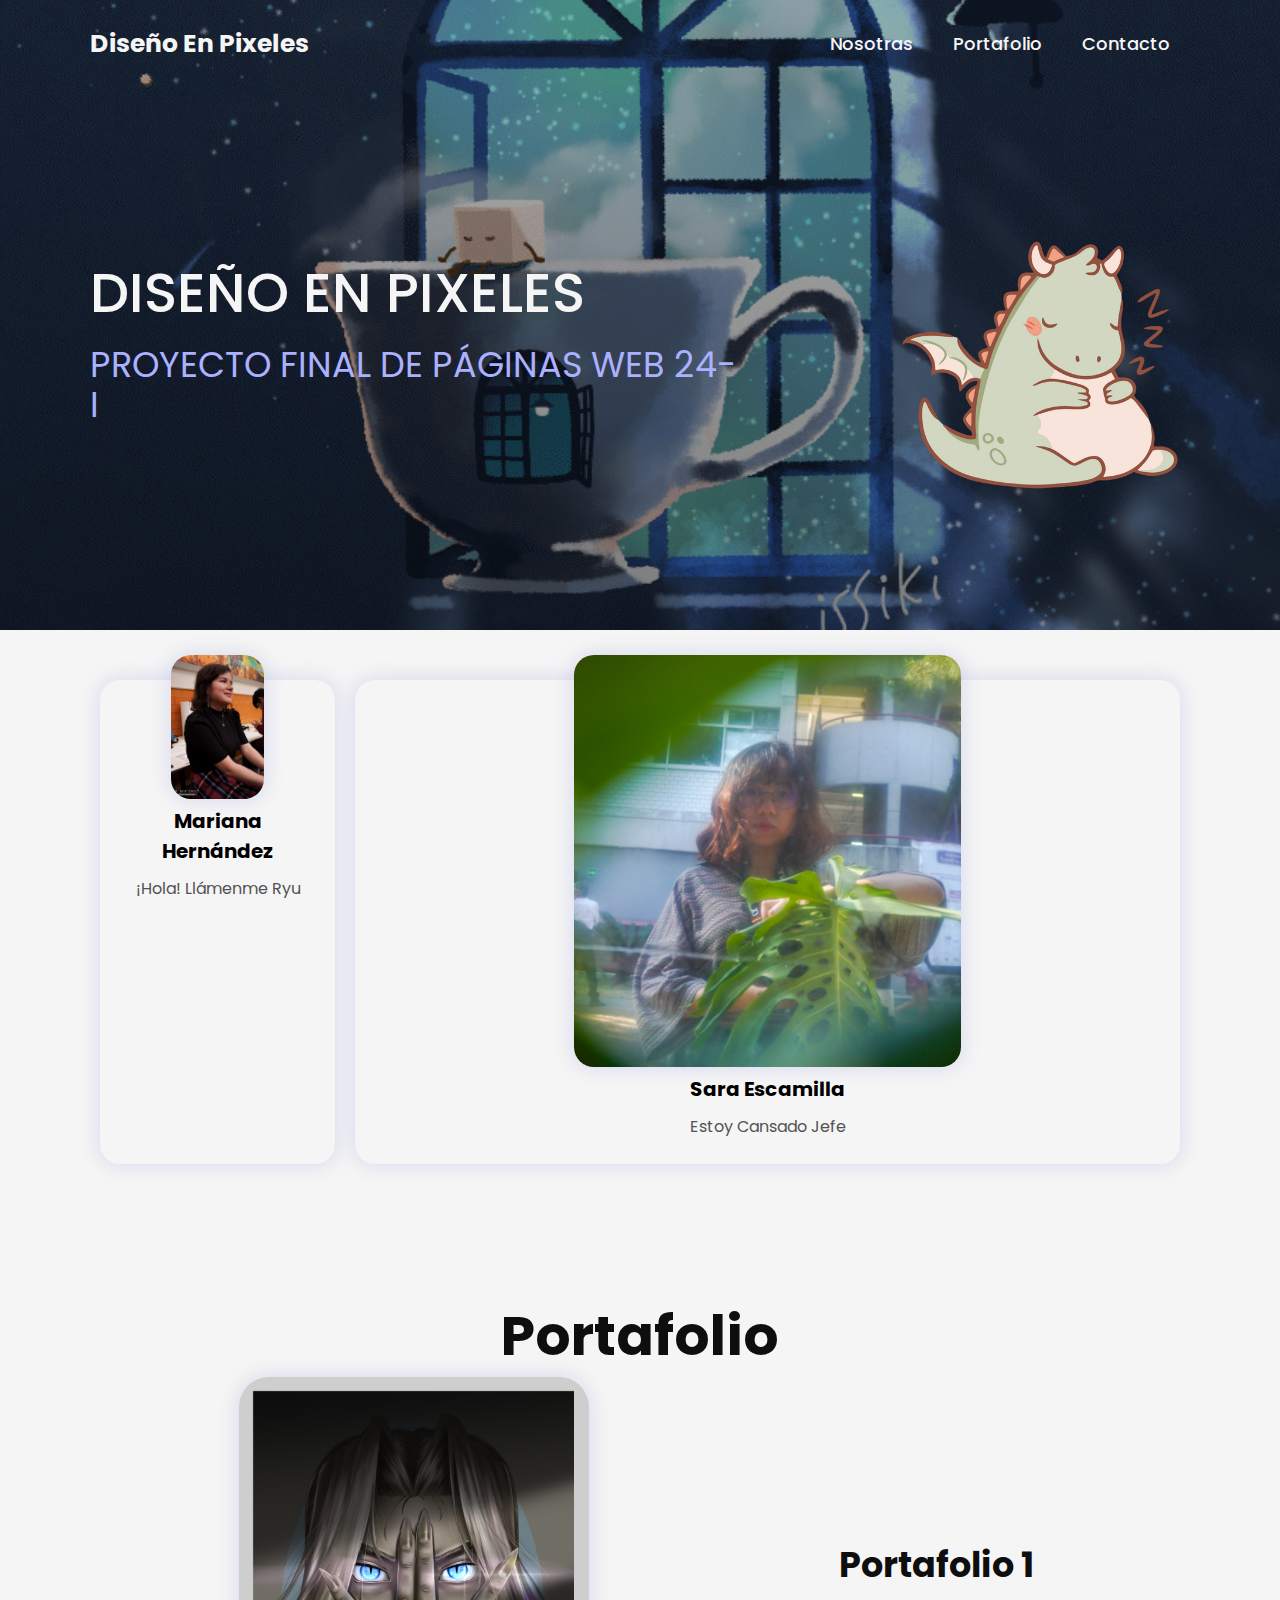
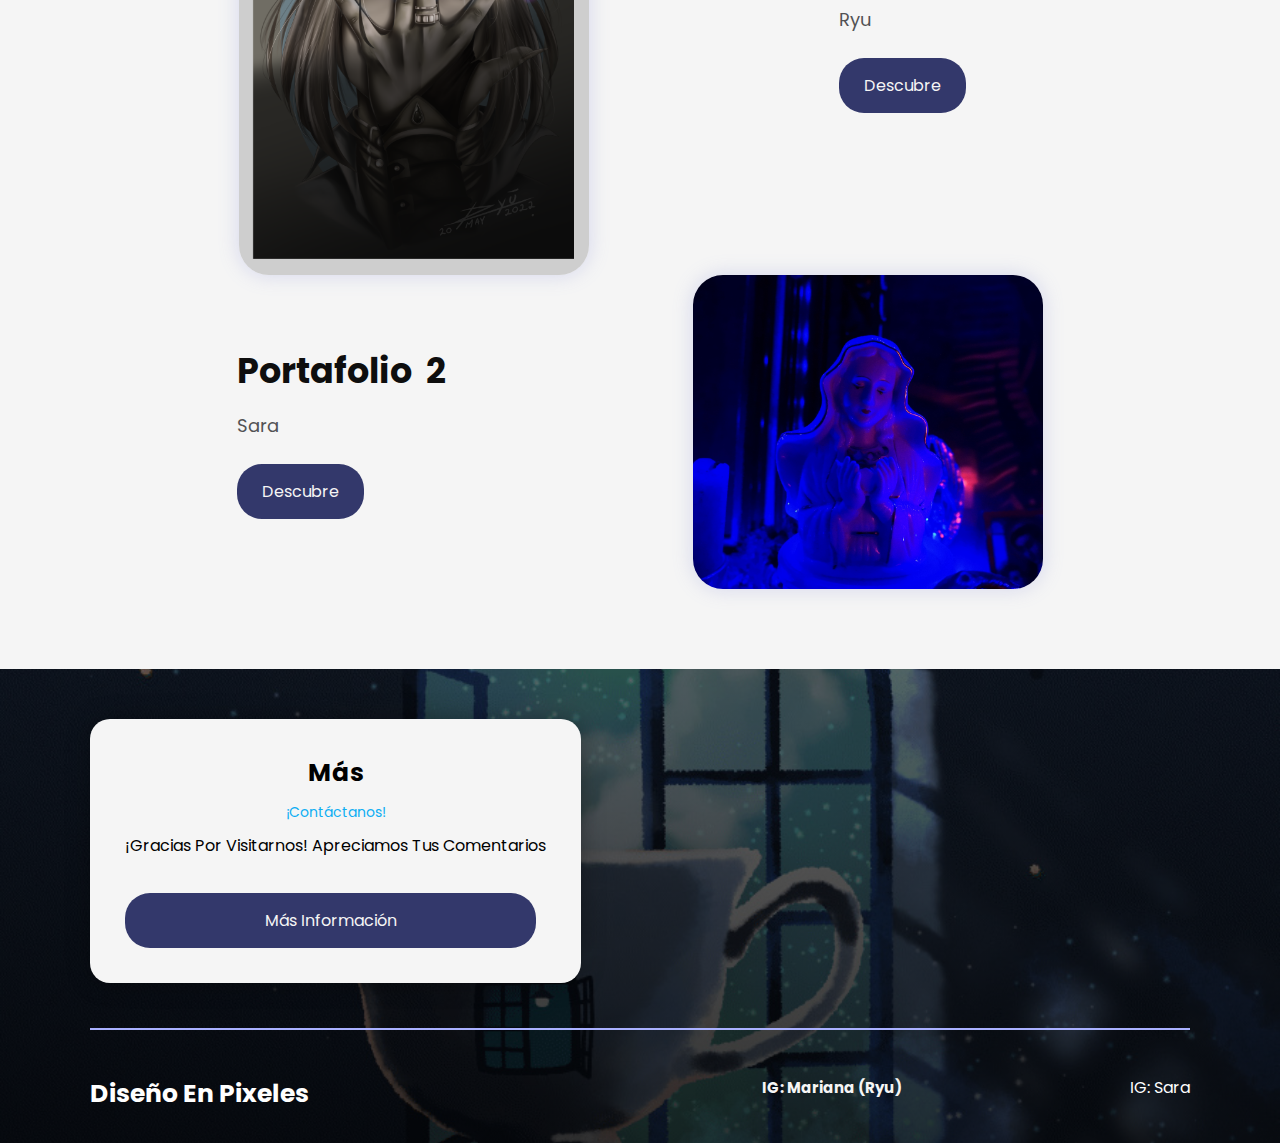
<file: docs/index.html>
<!DOCTYPE html>
<html lang="es">

<head>
    <meta charset="UTF-8">
    <meta name="viewport" content="width=device-width, initial-scale=1.0">
    <title>Inicio</title>
    <link rel="icon" type="image/svg+xml" href="#"> 
    <link rel="stylesheet" href="style.css"> 
</head>

<body>

    <header>
        <div class=" menu container">
            <a href="index.html" class="logo">Diseño en pixeles</a> 
            <input type="checkbox" id="menu">
            <label for="menu">
                <img src="img/icon-menu-monogram.svg" class="menu-icono" alt="">
            </label>
            <nav class="navbar">
                <ul>
                
                    <li><a href="we.html">Nosotras</a></li>
                    <li><a href="portaf.html">Portafolio</a></li>
                    <li><a href="contacto.html">Contacto</a></li>
                </ul>
            </nav>
        </div>
        <div class="header-content container">
            <div class="content">
              <h1>Diseño en Pixeles</h1>
                <p>
Proyecto final de Páginas Web 24-I
				</p>
            </div> 
            <img src="img/header3.png" alt="" id="iconoh"> 
      </div>
    </header>
    <main class="wes container">
        <div class="we">
            <img src="img/ryu/iconryu2.jpeg" alt="">  
          <h3>Mariana Hernández</h3> 
            <p>¡Hola! Llámenme Ryu</p>
      </div>
        <div class="we">
            <img src="img/sara/iconsara1.jpg" alt="">
            <h3>Sara Escamilla</h3>
            <p>Estoy cansado jefe</p>
        </div>
    </main>
    <section class="porfolios container">

        <h2>Portafolio</h2>

        <div class="porfolio">
            <img src="img/ryu/ryuport5.png" alt=""> 
          <div class="porfolio-1">

            <h3>Portafolio 1&nbsp;</h3>
              <p>
            Ryu&nbsp; </p>
              <a href="portaf.html" class="btn-2">Descubre</a>


            </div>
        </div>
        <div class="porfolio">
            
            <div class="porfolio-2">

                <h3>Portafolio&nbsp; 2</h3>
                <p>
                Sara&nbsp;</p>
                <a href="portaf.html" class="btn-2">Descubre</a>
            </div>
            <img src="img/sara/saraport 6.jpg" alt=""> 
        </div>

    </section>

    <footer>

        <div class="container">
            <div class="info">
                <div class="info-content">

                    <div class="info-more">
                        <h2>Más</h2>
                        <p class="more">¡Contáctanos!</p>
                        <p>¡gracias por visitarnos! Apreciamos tus comentarios 
                        </p>
                        <a href="contacto.html" class="btn-1"> Más información </a> 
                    </div>
                </div>
                <hr>
                <div class="enlaces">
                    <h3>Diseño en Pixeles</h3>
                    <div class="enlace"></div>
                    <li><a href="https://www.instagram.com/ryu_no_haku/">IG: Mariana (Ryu)</a></li>
                    <li><a href="https://www.instagram.com/saraaa.pea/"></a>IG: Sara</li> 
                </div>
            </div>


        </div>
    </footer>

</body>

</html>
</file>
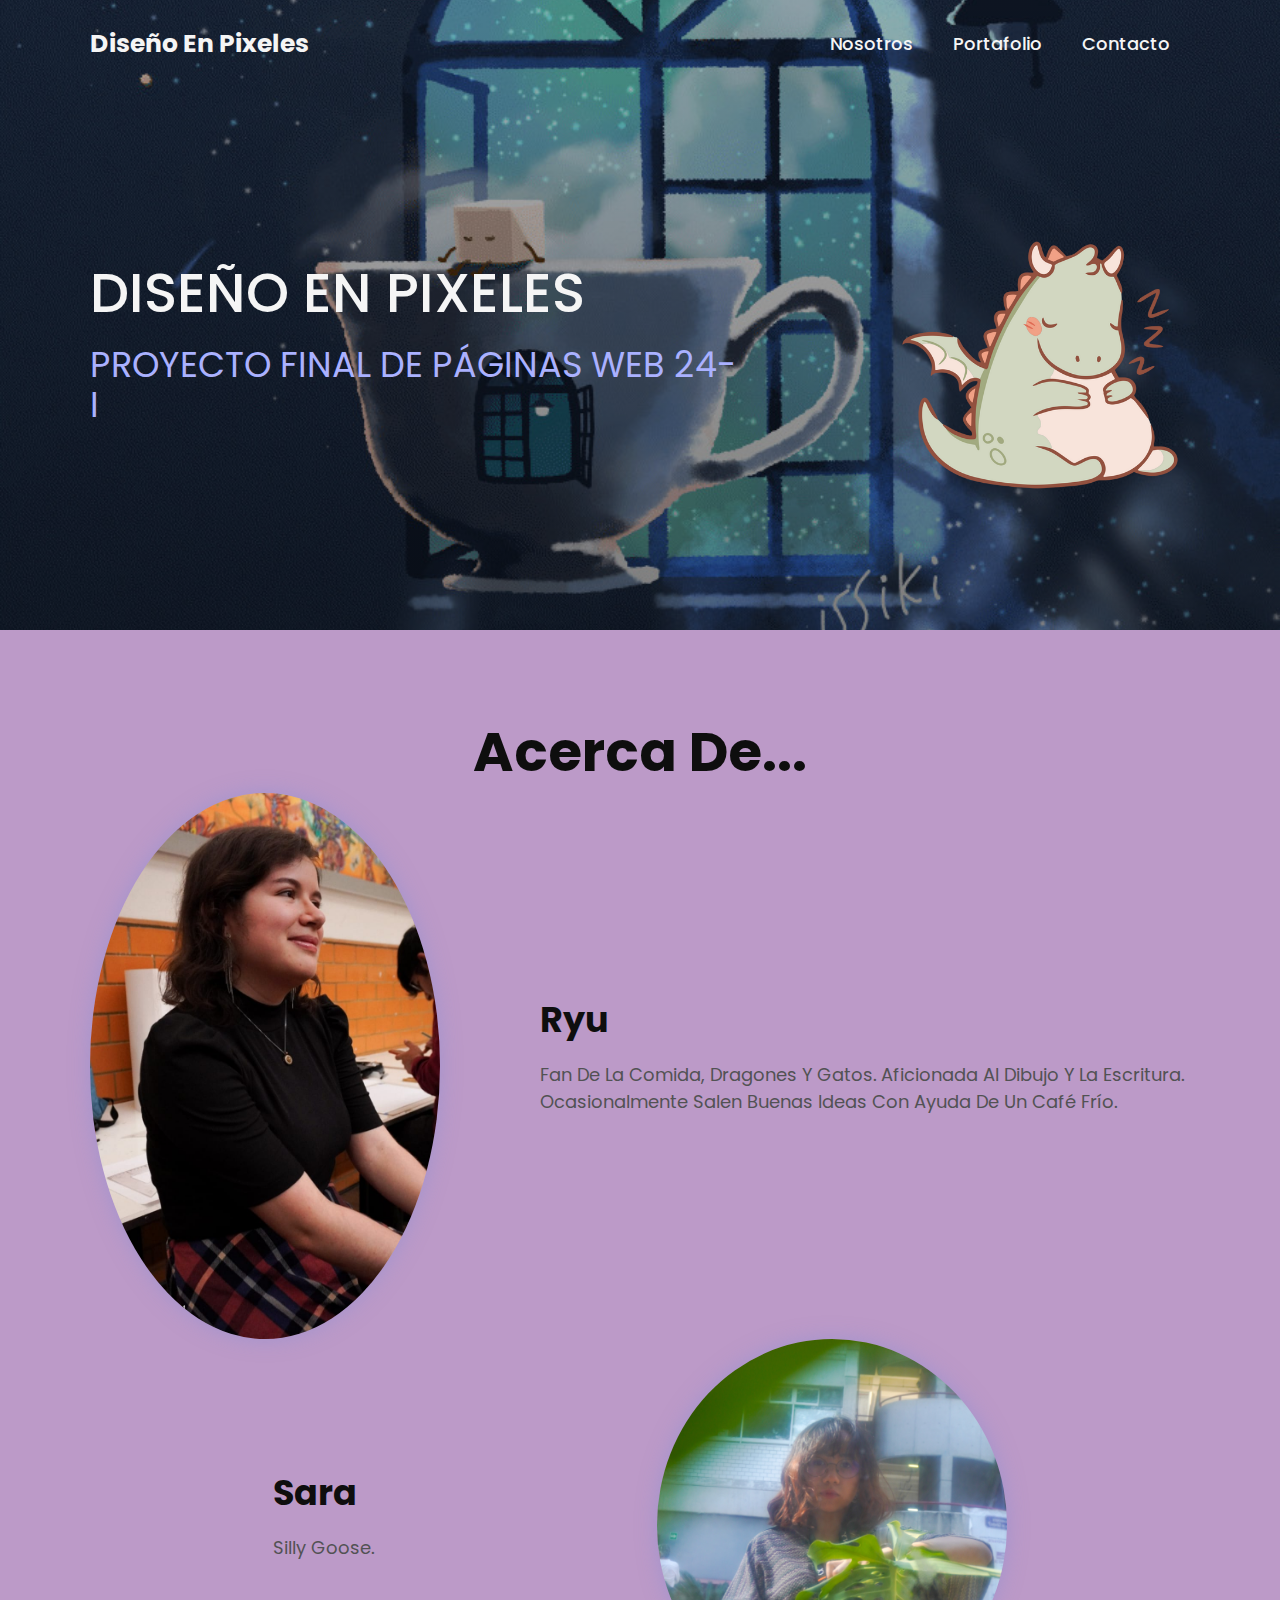
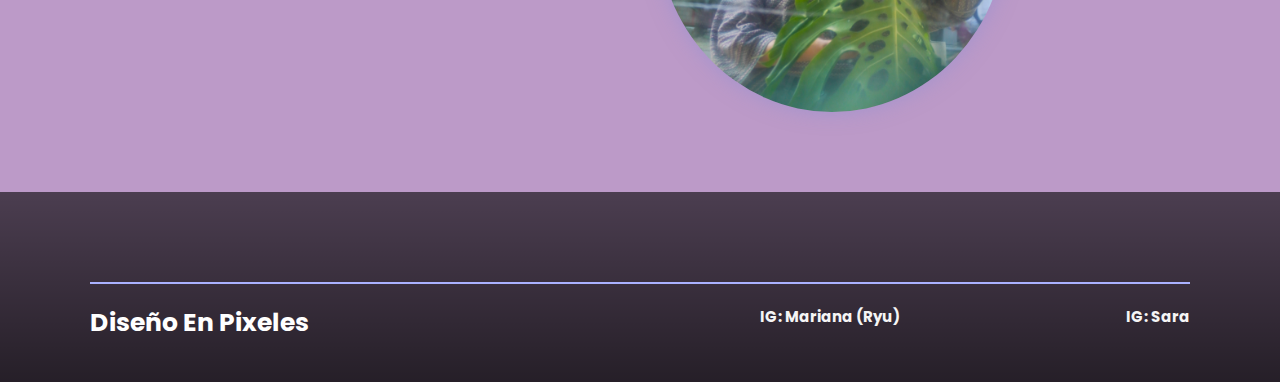
<file: docs/we.html>
<!DOCTYPE html>
<html lang="es">

<head>
    <meta charset="UTF-8">
    <meta name="viewport" content="width=device-width, initial-scale=1.0">
    <title>we</title>
    <link rel="stylesheet" href="./css/westyle.css">
</head>
<body
	  style="background:#BC9AC8;">
    <header>
        <div class=" menu container">
            <a href="index.html" class="logo">Diseño en pixeles </a>
            <input type="checkbox" id="menu">
            <label for="menu">
                <img src="img/icon-menu-monogram.svg" class="menu-icono" alt="">
            </label>
            <nav class="navbar">
                <ul>
                   
                    <li><a href="we.html">Nosotros</a></li>
                    <li><a href="portaf.html">Portafolio</a></li>
                    <li><a href="contacto.html">Contacto</a></li>
                </ul>
            </nav>
        </div>
        <div class="header-content container">
            <div class="content">
                <h1>Diseño en Pixeles</h1>
                <p>
                    Proyecto final de Páginas Web 24-I
                </p>
            </div>
            <img src="img/header3.png" alt="" id="iconoh">
        </div>
    </header>

    <section class="porfolios container">

        <h2>Acerca de...</h2>

        <div class="porfolio"> 
            <img src="img/ryu/iconryu2.jpeg" alt="">
            <div class="porfolio-1">

                <h3>Ryu</h3>
                <p>
                    Fan de la comida, dragones y gatos. Aficionada al dibujo y la escritura. Ocasionalmente salen buenas ideas con ayuda de un café frío.

                </p> 
                


            </div>
        </div>
        <div class="porfolio">
            <div class="porfolio-2">

                <h3>Sara</h3>
                <p>
                   Silly Goose.

                </p>
                
            </div>
            <img src="img/sara/iconsara1.jpg" alt=""> 
        </div>

    </section>

    <footer>

        <div class="container">
            <div class="info">
                
                <hr>
                <div class="enlaces">
                    <h3>Diseño en Pixeles</h3>
                    <div class="enlace"></div>
                    <li><a href="https://www.instagram.com/ryu_no_haku/">IG: Mariana (Ryu)</a></li>
                    <li><a href="https://www.instagram.com/saraaa.pea/">IG: Sara</a></li>
                </div>
            </div>


        </div>
    </footer>

</body>

</html>
</file>
<file: docs/style.css>
@import url('https://fonts.googleapis.com/css2?family=Poppins:wght@400;500;600;700&display=swap');

*{

    margin: 0;
    padding: 0;
    box-sizing: border-box;
    text-transform: capitalize;
    text-decoration: none;
    list-style: none;
    font-family: 'Poppins', sans-serif;
}

body{
    background-color: #f5f5f5; 

}
header{
    background-image: linear-gradient(rgba(0, 0, 0, 0.3),rgba(0, 0, 0, 0.5)),url(./img/header.png);
    background-position: center;
    background-repeat: no-repeat;
    background-size: cover;
    min-height: 70vh;
    display: flex;
    align-items: center;
}
.container{
    max-width: 1100px;
    margin: 0 auto;
    }
.menu {
    position: absolute;
    top: 10px;
    left: 0;
    right: 0;
    display: flex;
    align-items: center;
    justify-content: space-between;
    z-index: 1000;
}
.menu .logo {
    font-weight: 700;
    font-size: 25px;
    color: #f5f5f5; 
}

.menu .navbar ul li {
    position: relative;
    float: left;
}

.menu .navbar ul li a {
    font-size: 18px;
    padding: 20px;
    color: #f5f5f5;
    display: block;
    font-weight: 500;
}
.menu .navbar ul li a:hover {
    color: #0eaef3; 
}

#menu {
    display: none;
}
.menu-icono{
    width: 25px;
}
.menu label {
    cursor: pointer;
    display: none;
}
.header-content {
    display: flex;

}

#iconoh { 
    width: 300px;
    margin: 100px 0px 0px 0px;
}

.content {
    padding: 150px 150px 0px 0px;
}

.content h1{
    color: #f5f5f5; 
    font-size: 55px;
    text-transform: uppercase;
    font-weight: 500;
    line-height: 55px
}
.content p{
    margin-top: 25px;
    color: #AAB1FF; 
    text-transform: uppercase;
    font-size: 35px;
    line-height: 40px;
}

.btn-1{
    display: block;
    background-color: #33386b;
    margin: 35px 10px 0px 0px ;
    padding: 15px 25px;
    color: #f5f5f5;
    border-radius: 25px;
}

.btn-1:hover{
    background-color: #0eaef3;
}

.wes {
    padding: 10px 0px;
    display: flex;
    justify-content: space-evenly;
    text-align: center;
}
.we {
    padding: 25px;
    margin: 40px 10px;
    box-shadow: 0px 0px 20px rgba(135, 141, 214, 0.3);
    border-radius: 20px;
}
.we img {
    margin-top: -50px;
    width: 50%;
    border-radius: 20px;
    box-shadow: 0px 0px 20px rgba(135, 141, 214, 0.3);
}
.we h3 {
    font-size: 20px;
    color: #000;
    margin-bottom: 10px;
}
.we p{
    color: #525254;
    font-size: 16px;
}
.porfolios {
    padding: 80px 0px;
    text-align: center;
    color: #0e0e0e;

}
.porfolios h2 {
    font-size: 55px;
}
.porfolio {
    display: flex;
    align-items: center;
    justify-content: space-evenly;
}
.porfolio img {
    width: 350px;
    border-radius:  30px;
    box-shadow: 0px 0px 20px rgba(135, 141, 214, 0.3);
}
.porfolio-1 {
    text-align: left;
    margin-left: 100px;
}
.porfolio-1 h3 {
    font-size: 35px;
    margin-bottom: 15px;

}
.porfolio-1 p {
    font-size: 18px;
    color: #525254;
    margin-bottom: 25px;
}

.porfolio-2 {
    text-align: left;
    margin-right: 100px;
}
.porfolio-2 h3 {
    font-size: 35px;
    margin-bottom: 15px;
}
.porfolio-2 p {
    font-size: 18px;
    color: #525254;
    margin-bottom: 25px;
}

.btn-2 {
    display: inline-block;
    padding: 15px 25px;
    border-radius: 25px;
    background-color: #33386b;
    color: #f5f5f5;
    align-self: center;
}

.btn-2:hover {
    background-color: #0eaef3;
}

footer {
    padding: 50px 30px 30px 30px;
    background-image: linear-gradient(rgba(0, 0, 0, 0.6),rgba(0, 0, 0, 0.8)), url(./img/header.png);
    background-position: center;
    background-repeat: no-repeat;
    background-size: cover;
}

.info-content {
   display: flex;
   align-content: center;
   
    
}
.info-more { 
    padding: 35px;
    text-align: center;
    background-color: #f5f5f5;
    box-shadow: 0px 0px 25px rgba(0, 0, 0, 0.3);
    margin: 0px 150px 0px 0px;
    color: #000; 
    border-radius: 20px;
}
.info-more h2 {
    font-size: 25px;
    margin-bottom: 10px;

}
.more {
    font-size: 14px;
    color: #0eaef3 !important;
    margin-bottom: 10px;
}
.info-more{
    font-size: 16px;
    color: #000;

}

hr {
    margin: 45px 0px;
    border: 0.5px solid #AAB1FF;
}
.enlaces {
    display: flex;
    justify-content: space-between;
    color: #fff;
}
footer .enlaces li a {
    color: #f5f5f5;;
    font-size: 15px;
    font-weight: 700;
}
footer .enlaces li a:hover {
    color: #0eaef3;
}
.enlaces h3 {
    font-size:  25px;

}
.enlaces {
    display: flex;
    
}

.enlace li a {
    display: block;
    margin: 20px;
    color: #000;
}
.enlace li a:hover {
    color: #0eaef3;
}
@media (max-width:991px){
    .menu {
        padding: 20px;
    }

    .menu label {
        display: initial;
    }
    .menu .navbar {
        position: absolute;
        top: 100%;
        left: 0;
        right: 0;
        background-color: #5B50BC;
        display: none;
    }

    .menu .navbar ul li {
        width: 100%;
    }

    #menu:checked ~ .navbar {
        display: initial;
    }
    header {
        height: 0vh;
        padding: 400px 0px;
        background-position: center center;
    }
    .header-content {
        flex-direction: column;
        text-align: center;
        align-items: center;
        padding: 0px 30px;
    }
    .content {
        padding: 0px;
    }

    .content h1 {
        margin-top: 100px;
        font-size: 45px;
    }
    .content p {
        margin-top: 0px;
    }
    .header-content {
        width: 150px;
    }
    .wes {
        flex-direction: column;
        padding: 50px 30px 0px 30px;
    }
    .we {
        margin-bottom: 50px;
    }
    .porfolios {
        padding: 0px 30px 30px 30px;

    }
    .porfolios h2 {
        margin-bottom: 15px;
    }
    .porfolio {
        flex-direction: column;
    }
    .porfoilio img {
        display: none;
    }
    .porfolio-1 {
        text-align: center;
        margin: 0px 0px 25px 0px;
    }
    .porfolio-2 {
        text-align: center;
        margin: 0px 0px 25px 0px;
    }
    footer {
        padding: 0px 30px 30px 30px;
    }
    .info-content {
        flex-direction: column;
        text-align: center;
    }
    .info-more {
        margin: 20px 0px 20px 0px;

    }
     hr {
        margin: 25px 0px;
     }
     .enlaces {
        flex-direction: column;
        align-items: center;

     }
     .enlace {
        flex-direction: column;
     }

}
</file>
<file: docs/css/westyle.css>
@import url('https://fonts.googleapis.com/css2?family=Poppins:wght@400;500;600;700&display=swap');


*{ 

    margin: 0;
    padding: 0;
    box-sizing: border-box;
    text-transform: capitalize;
    text-decoration: none;
    list-style: none;
    font-family: 'Poppins', sans-serif;
}

body{
    background-color: #f5f5f5; 

}
header{
    background-image: linear-gradient(rgba(0, 0, 0, 0.3),rgba(0, 0, 0, 0.5)), url(../img/header.png);
    background-position: center;
    background-repeat: no-repeat;
    background-size: cover;
    min-height: 70vh;
    display: flex;
    align-items: center;
}
.container{
    max-width: 1100px;
    margin: 0 auto;
    }
.menu {
    position: absolute;
    top: 10px;
    left: 0;
    right: 0;
    display: flex;
    align-items: center;
    justify-content: space-between;
    z-index: 1000;
}
.menu .logo {
    font-weight: 700;
    font-size: 25px;
    color: #f5f5f5;
}

.menu .navbar ul li {
    position: relative;
    float: left;
}

.menu .navbar ul li a {
    font-size: 18px;
    padding: 20px;
    color: #f5f5f5;
    display: block;
    font-weight: 500;
}
.menu .navbar ul li a:hover {
    color: #0eaef3;

}

#menu {
    display: none;
}
.menu-icono{
    width: 25px;
}
.menu label {
    cursor: pointer;
    display: none;
}
.header-content {
    display: flex;

}

#iconoh {
    width: 300px;
    margin: 100px 0px 0px 0px;
}

.content {
    padding: 150px 150px 0px 0px;
}

.content h1{
    color: #f5f5f5;
    font-size: 55px;
    text-transform: uppercase;
    font-weight: 500;
    line-height: 55px
}
.content p{
    margin-top: 25px;
    color: #AAB1FF;
    text-transform: uppercase;
    font-size: 35px;
    line-height: 40px;
}

.btn-1{
    display: block;
    background-color: rgba(170, 177, 255, 0.3);
    border: 1px solid #000;
    margin: 35px 10px 0px 0px ;
    padding: 15px 25px;
    color: #000;
    border-radius: 25px;
}

.btn-1:hover{
    background-color: #AAB1FF;
}

.wes {
    padding: 10px 0px;
    display: flex;
    justify-content: space-evenly;
    text-align: center;
}
.we {
    padding: 25px;
    margin: 40px 10px;
    box-shadow: 0px 0px 20px rgba(135, 141, 214, 0.3);
}
.we img {
    margin-top: -50px;
}
.we h3 {
    font-size: 20px;
    color: #000;
    margin-bottom: 10px;
}
.we p{
    color: #525254;
    font-size: 16px;
}
.porfolios {
    padding: 80px 0px;
    text-align: center;
    color: #0e0e0e;

}
.porfolios h2 {
    font-size: 55px;
}
.porfolio {
    display: flex;
    align-items: center;
    justify-content: space-evenly;
}
.porfolio img {
    width: 350px;
    box-shadow: 0px 0px 20px rgba(135, 141, 214, 0.5);
    border-radius: 50%;
}
.porfolio-1 {
    text-align: left;
    margin-left: 100px;
}
.porfolio-1 h3 {
    font-size: 35px;
    margin-bottom: 15px;

}
.porfolio-1 p {
    font-size: 18px;
    color: #525254;
    margin-bottom: 25px;
}

.porfolio-2 {
    text-align: left;
    margin-right: 100px;
}
.porfolio-2 h3 {
    font-size: 35px;
    margin-bottom: 15px;
}
.porfolio-2 p {
    font-size: 18px;
    color: #525254;
    margin-bottom: 25px;
}

.btn-2 {
    display: inline-block;
    padding: 15px 25px;
    border-radius: 25px;
    background-color: #525254;
    color: #000;
    align-self: center;
}

.btn-2:hover {
    background-color: #0eaef3;
}

footer {
    padding: 70px 0px 40px 0px;
    background-image: linear-gradient(rgba(0, 0, 0, 0.6),rgba(0, 0, 0, 0.8)), url(https://s1.zerochan.net/Reverse%3A.1999.600.4149890.jpg);
    background-position: top center;
    background-repeat: no-repeat;
    background-size: cover;
}

.info-content {
   display: flex;
   
    
}

hr {
    margin: 20px 0px;
    border: 0.5px solid #AAB1FF;
}
.enlaces {
    display: flex;
    justify-content: space-between;
    color: #fff;
}
footer .enlaces li a {
    color:#f5f5f5;
    font-size: 15px;
    font-weight: 700;
}
footer .enlaces li a:hover {
    color: #0eaef3;
}
.enlaces h3 {
    font-size:  25px;

}
.enlaces {
    display: flex;
    
}

.enlace li a {
    display: block;
    margin: 20px;
    color: #000;
}
.enlace li a:hover {
    color: #0eaef3;
}
@media (max-width:991px){
    .menu {
        padding: 20px;
    }

    .menu label {
        display: initial;
    }
    .menu .navbar {
        position: absolute;
        top: 100%;
        left: 0;
        right: 0;
        background-color: #5B50BC;
        display: none;
    }

    .menu .navbar ul li {
        width: 100%;
    }

    #menu:checked ~ .navbar {
        display: initial;
    }
    header {
        height: 0vh;
        padding: 400px 0px;
        background-position: center center;
    }
    .header-content {
        flex-direction: column;
        text-align: center;
        align-items: center;
        padding: 0px 30px;
    }
    .content {
        padding: 0px;
    }

    .content h1 {
        margin-top: 100px;
        font-size: 45px;
    }
    .content p {
        margin-top: 0px;
    }
    .header-content {
        width: 150px;
    }
    .wes {
        flex-direction: column;
        padding: 50px 30px 0px 30px;
    }
    .we {
        margin-bottom: 50px;
    }
    .porfolios {
        padding: 0px 30px 30px 30px;

    }
    .porfolios h2 {
        margin-bottom: 15px;
    }
    .porfolio {
        flex-direction: column;
    }
    .porfoilio img {
        display: none;
    }
    .porfolio-1 {
        text-align: center;
        margin: 0px 0px 25px 0px;
    }
    .porfolio-2 {
        text-align: center;
        margin: 0px 0px 25px 0px;
    }
    footer {
        padding: 0px 30px 30px 30px;
    }
    .info-content {
        flex-direction: column;
        text-align: center;
    }
    .info-more {
        margin: 20px 0px 20px 0px;

    }
     hr {
        margin: 25px 0px;
     }
     .enlaces {
        flex-direction: column;
        align-items: center;

     }
     .enlace {
        flex-direction: column;
     }

}
</file>
